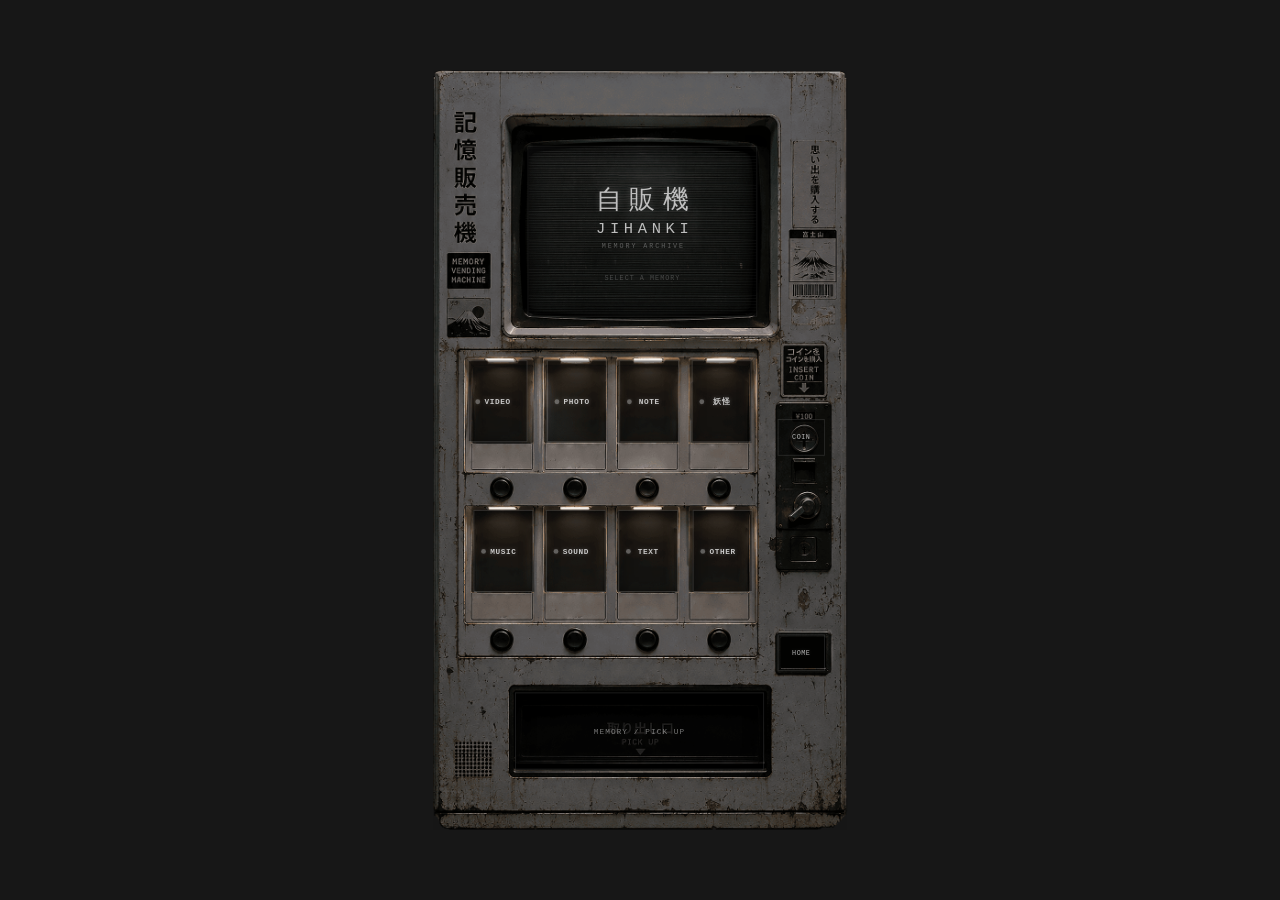
<file: index.html>
<!DOCTYPE html>
<html lang="en">

<head>
    <meta charset="UTF-8">

    <meta name="viewport" content="width=device-width, initial-scale=1.0,
               maximum-scale=1.0, user-scalable=no,
               viewport-fit=cover">

    <title>自販機 — JIHANKI</title>

    <style>
        /* =========================================================
   JIHANKI
   Master coordinate system: 429 × 932
   This is the Figma/iPhone Pro Max composition.

   IMPORTANT:
   The PNG itself starts at:
       x = 0
       y = 73
       width = 429
       height = 786

   ALL interactive coordinates below remain VIEWPORT
   coordinates, exactly as in Figma.
========================================================= */

        * {
            box-sizing: border-box;
            -webkit-tap-highlight-color: transparent;
        }

        html,
        body {
            width: 100%;
            height: 100%;
            margin: 0;
            padding: 0;
            overflow: hidden;
            background: #171717;
            font-family: "Courier New", monospace;
        }

        button {
            font: inherit;
        }

        #viewport {
            position: fixed;
            left: 50%;
            top: 50%;
            width: 429px;
            height: 932px;

            transform:
                translate(-50%, -50%) scale(var(--scale, 1));

            transform-origin: center center;
        }

        /* =========================================================
   MACHINE IMAGE
========================================================= */

        #jihanki {
            position: absolute;
            left: 0;
            top: 73px;
            width: 429px;
            height: 786px;
            z-index: 1;
        }

        #machine-image {
            display: block;
            width: 429px;
            height: 786px;
            user-select: none;
            pointer-events: none;
        }

        /* =========================================================
   SCREEN
   EXACT FIGMA COORDINATES
========================================================= */

        #screen {
            position: absolute;

            left: 98px;
            top: 151px;
            width: 238px;
            height: 177px;

            overflow: hidden;

            background: rgba(0, 0, 0, .30);

            border: 1px solid rgba(255, 255, 255, .08);

            box-shadow:
                inset 0 0 30px rgba(0, 0, 0, .82),
                0 0 10px rgba(0, 0, 0, .60);

            z-index: 20;
        }

        #screen::before {
            content: "";
            position: absolute;
            inset: 0;
            pointer-events: none;
            z-index: 30;

            background:
                repeating-linear-gradient(0deg,
                    transparent 0px,
                    transparent 2px,
                    rgba(255, 255, 255, .035) 3px);
        }

        #screen::after {
            content: "";
            position: absolute;
            inset: 0;
            pointer-events: none;
            z-index: 31;

            background:
                linear-gradient(110deg,
                    rgba(255, 255, 255, .035),
                    transparent 35%);
        }

        #screen-content {
            position: relative;
            width: 100%;
            height: 100%;
            z-index: 20;
            overflow: hidden;
            color: rgba(220, 220, 220, .84);
        }

        /* =========================================================
   START SCREEN
========================================================= */

        .boot {
            position: absolute;
            inset: 0;

            display: flex;
            flex-direction: column;
            justify-content: center;
            align-items: center;

            text-align: center;

            animation: boot-flicker 5s infinite;
        }

        .boot-japanese {
            font-family:
                "Yu Mincho",
                "Hiragino Mincho ProN",
                serif;

            font-size: 27px;
            letter-spacing: .28em;
            margin-left: .28em;

            text-shadow: 0 0 7px rgba(220, 220, 220, .18);
        }

        .boot-title {
            margin-top: 4px;
            font-size: 16px;
            letter-spacing: .30em;
            margin-left: .30em;
        }

        .boot-subtitle {
            margin-top: 5px;
            font-size: 7px;
            letter-spacing: .28em;
            margin-left: .28em;
            opacity: .42;
        }

        .boot-loading {
            margin-top: 25px;
            font-size: 7px;
            letter-spacing: .15em;
            opacity: .3;
            animation: loading-blink 1.6s infinite;
        }

        @keyframes boot-flicker {

            0%,
            90%,
            100% {
                opacity: 1;
            }

            91% {
                opacity: .72;
            }

            92% {
                opacity: 1;
            }

            95% {
                opacity: .88;
            }
        }

        @keyframes loading-blink {

            0%,
            40% {
                opacity: .12;
            }

            50% {
                opacity: .55;
            }

            60%,
            100% {
                opacity: .25;
            }
        }

        /* =========================================================
   PRODUCTS
   EXACT FIGMA COORDINATES
========================================================= */

        #products {
            position: absolute;
            inset: 0;
            width: 429px;
            height: 932px;
            z-index: 50;
            pointer-events: none;
        }

        .product {
            position: absolute;

            width: 62px;
            height: 85px;

            padding: 0;

            border: 1px solid rgba(255, 255, 255, .13);

            /* More visible than the previous version, but still
       transparent enough for the physical machine to show. */
            background: rgba(3, 3, 3, .34);

            color: rgba(235, 235, 235, .82);

            font-family: "Courier New", monospace;
            font-size: 8px;
            font-weight: 600;
            letter-spacing: .08em;

            cursor: pointer;
            pointer-events: auto;

            text-shadow: 0 0 5px rgba(255, 255, 255, .25);

            box-shadow:
                inset 0 0 13px rgba(0, 0, 0, .45),
                0 2px 5px rgba(0, 0, 0, .20);

            transition:
                background .15s ease,
                color .15s ease,
                box-shadow .15s ease,
                transform .08s ease;
        }

        .product::before {
            content: "";

            position: absolute;
            left: 7px;
            top: 50%;

            width: 5px;
            height: 5px;

            transform: translateY(-50%);

            border-radius: 50%;

            background: rgba(220, 220, 220, .38);

            box-shadow: 0 0 4px rgba(255, 255, 255, .12);
        }

        .product-label {
            position: absolute;
            left: 50%;
            top: 50%;

            transform: translate(-50%, -50%);

            white-space: nowrap;
        }

        .product:hover,
        .product:focus-visible,
        .product:active {
            background: rgba(0, 0, 0, .55);
            color: #fff;

            box-shadow:
                inset 0 0 13px rgba(0, 0, 0, .55),
                0 0 8px rgba(255, 255, 255, .10);
        }

        .product:hover::before,
        .product:focus-visible::before {
            background: rgba(255, 255, 255, .9);
            box-shadow: 0 0 7px rgba(255, 255, 255, .7);
        }

        .product:active {
            transform: scale(.95);
        }

        /* ROW 1 */
        #video {
            left: 36px;
            top: 373px;
        }

        #photo {
            left: 118px;
            top: 373px;
        }

        #note {
            left: 193px;
            top: 373px;
        }

        #yokai {
            left: 268px;
            top: 373px;
        }

        /* ROW 2 — your new Figma coordinates */
        #music {
            left: 42px;
            top: 528px;
        }

        #sound {
            left: 117px;
            top: 528px;
        }

        #text {
            left: 192px;
            top: 528px;
        }

        #other {
            left: 269px;
            top: 528px;
        }

        /* =========================================================
   SIDE CONTROLS
   EXACT FIGMA COORDINATES
========================================================= */

        #controls {
            position: absolute;
            inset: 0;
            width: 429px;
            height: 932px;
            z-index: 60;
            pointer-events: none;
        }

        .machine-control {
            position: absolute;

            padding: 0;

            border: 1px solid rgba(255, 255, 255, .12);

            background: rgba(3, 3, 3, .34);

            color: rgba(235, 235, 235, .75);

            font-family: "Courier New", monospace;
            font-size: 7px;
            letter-spacing: .08em;

            cursor: pointer;
            pointer-events: auto;

            text-shadow: 0 0 5px rgba(255, 255, 255, .18);

            transition:
                background .15s,
                color .15s,
                transform .08s;
        }

        .machine-control:hover,
        .machine-control:focus-visible {
            background: rgba(0, 0, 0, .52);
            color: #fff;
        }

        .machine-control:active {
            transform: scale(.94);
        }

        /* Coin */
        #coin-button {
            left: 357px;
            top: 434px;
            width: 49px;
            height: 38px;
        }

        /* Home */
        #home-button {
            left: 357px;
            top: 657px;
            width: 49px;
            height: 38px;
        }

        /* =========================================================
   MEMORY / PICK-UP
   EXACT FIGMA COORDINATES
========================================================= */

        #memory-button {
            position: absolute;

            left: 85px;
            top: 717px;

            width: 258px;
            height: 80px;

            z-index: 60;

            border: 1px solid rgba(255, 255, 255, .10);

            background: rgba(0, 0, 0, .58);

            color: rgba(220, 220, 220, .52);

            font-family: "Courier New", monospace;
            font-size: 8px;
            letter-spacing: .14em;

            cursor: pointer;

            box-shadow: inset 0 0 18px rgba(0, 0, 0, .75);

            transition:
                color .2s,
                background .2s;
        }

        #memory-button:hover,
        #memory-button:focus-visible {
            background: rgba(0, 0, 0, .72);
            color: rgba(255, 255, 255, .82);
        }

        #memory-button:active {
            transform: scale(.98);
        }

        /* =========================================================
   ARCHIVE INSIDE CRT
========================================================= */

        .archive {
            width: 100%;
            height: 100%;
            padding: 12px;
            overflow-y: auto;
            scrollbar-width: none;
        }

        .archive::-webkit-scrollbar {
            display: none;
        }

        .archive-header {
            display: flex;
            justify-content: space-between;

            margin-bottom: 10px;
            padding-bottom: 5px;

            border-bottom: 1px solid rgba(255, 255, 255, .10);
        }

        .archive-title {
            font-size: 9px;
            letter-spacing: .15em;
        }

        .archive-status {
            font-size: 7px;
            opacity: .40;
        }

        .archive-item {
            display: block;
            width: 100%;

            margin-bottom: 5px;
            padding: 7px;

            border: 1px solid rgba(255, 255, 255, .08);

            background: rgba(0, 0, 0, .30);

            color: rgba(220, 220, 220, .72);

            font-family: "Courier New", monospace;
            font-size: 8px;

            text-align: left;

            cursor: pointer;
        }

        .archive-item:hover {
            background: rgba(255, 255, 255, .06);
            color: #fff;
        }

        .archive-item small {
            display: block;
            margin-top: 3px;
            opacity: .40;
            font-size: 6px;
        }

        /* =========================================================
   ARTIFACT / MEMORY VIEW
========================================================= */

        #artifact {
            position: fixed;
            inset: 0;

            z-index: 1000;

            display: none;

            justify-content: center;
            align-items: center;

            background: rgba(0, 0, 0, .90);
        }

        #artifact.open {
            display: flex;
        }

        .artifact-window {
            position: relative;

            width: min(90vw, 720px);
            max-height: 88vh;

            overflow: auto;

            padding: 22px;

            background: #090909;
            color: #ddd;

            border: 1px solid rgba(255, 255, 255, .14);

            box-shadow:
                0 0 40px rgba(0, 0, 0, .9),
                inset 0 0 30px rgba(255, 255, 255, .025);
        }

        #artifact-close {
            position: sticky;
            top: 0;
            float: right;

            width: 30px;
            height: 30px;

            border: 1px solid rgba(255, 255, 255, .15);

            background: #111;
            color: #aaa;

            cursor: pointer;
        }

        #artifact-content {
            clear: both;
            padding-top: 12px;
        }

        .artifact-title {
            margin: 0 0 8px;
            font-size: 18px;
            letter-spacing: .12em;
        }

        .artifact-meta {
            margin-bottom: 18px;
            color: #777;
            font-size: 11px;
        }

        .artifact-text {
            white-space: pre-wrap;
            line-height: 1.65;
            font-size: 13px;
        }

        .artifact-media {
            display: block;
            max-width: 100%;
            max-height: 65vh;
            margin: 0 auto;
        }

        .artifact-audio {
            width: 100%;
        }

        .artifact-video {
            display: block;
            width: 100%;
            max-height: 70vh;
            background: #000;
        }

        /* =========================================================
   SMALLER PHONES
   The canvas itself is still 429×932.
   Only the scale changes.
========================================================= */

        @media (max-height: 700px) {
            .artifact-window {
                max-height: 84vh;
            }
        }

        @media (max-width: 380px) {
            #screen {
                /* no geometry change — viewport scaling handles it */
            }
        }
    </style>
</head>

<body>

    <div id="viewport">

        <!-- Physical machine -->
        <div id="jihanki">
            <img id="machine-image" src="assets/jihanki.png" alt="JIHANKI memory vending machine" draggable="false">
        </div>

        <!-- CRT -->
        <div id="screen">
            <div id="screen-content">
                <div class="boot">
                    <div class="boot-japanese">自販機</div>
                    <div class="boot-title">JIHANKI</div>
                    <div class="boot-subtitle">MEMORY ARCHIVE</div>
                    <div class="boot-loading">SELECT A MEMORY</div>
                </div>
            </div>
        </div>

        <!-- Eight archive slots -->
        <div id="products">

            <button class="product" id="video" data-category="video">
                <span class="product-label">VIDEO</span>
            </button>

            <button class="product" id="photo" data-category="photo">
                <span class="product-label">PHOTO</span>
            </button>

            <button class="product" id="note" data-category="note">
                <span class="product-label">NOTE</span>
            </button>

            <button class="product" id="yokai" data-category="yokai">
                <span class="product-label">妖怪</span>
            </button>

            <button class="product" id="music" data-category="music">
                <span class="product-label">MUSIC</span>
            </button>

            <button class="product" id="sound" data-category="sound">
                <span class="product-label">SOUND</span>
            </button>

            <button class="product" id="text" data-category="text">
                <span class="product-label">TEXT</span>
            </button>

            <button class="product" id="other" data-category="other">
                <span class="product-label">OTHER</span>
            </button>

        </div>

        <!-- Coin / Home -->
        <div id="controls">

            <button id="coin-button" class="machine-control" type="button" aria-label="Insert coin">
                COIN
            </button>

            <button id="home-button" class="machine-control" type="button" aria-label="Home">
                HOME
            </button>

        </div>

        <!-- Pick-up slot -->
        <button id="memory-button" type="button">
            MEMORY / PICK UP
        </button>

    </div>

    <!-- Large artifact viewer -->
    <div id="artifact" aria-hidden="true">
        <div class="artifact-window">

            <button id="artifact-close" type="button" aria-label="Close">
                ×
            </button>

            <div id="artifact-content"></div>

        </div>
    </div>

    <script>
        /* =========================================================
           RESPONSIVE CANVAS
           Keeps the 429 × 932 composition intact on every screen.
        ========================================================= */

        function resizeJihanki() {
            const scaleX = window.innerWidth / 429;
            const scaleY = window.innerHeight / 932;

            const scale = Math.min(scaleX, scaleY);

            document.documentElement.style.setProperty(
                "--scale",
                scale
            );
        }

        window.addEventListener("resize", resizeJihanki);
        window.addEventListener("orientationchange", resizeJihanki);
        resizeJihanki();


        /* =========================================================
           ARCHIVE DATA
           We first try data/archive.js if the existing project has it.
           The fallback keeps the HTML usable by itself.
        ========================================================= */

        const FALLBACK_ARCHIVE = [
            {
                id: "video-01",
                title: "Documentation of Julia Baranyuk",
                category: "video",
                type: "video",
                file: "media/video/eli.mp4",
                date: "2026-07-22"
            },
            {
                id: "yokai-01",
                title: "富士山六大妖怪",
                category: "yokai",
                type: "text",
                file: "documents/yokai/fuji-six-yokai.md",
                date: "2026-08-01"
            },
            {
                id: "music-01",
                title: "Moonlit Koto Curse",
                category: "music",
                type: "audio",
                file: "media/music/Moonlit Koto Curse.mp3",
                date: "2026-08-01"
            },
            {
                id: "sound-01",
                title: "Field Recording",
                category: "sound",
                type: "audio",
                file: "media/sound/hellyea.wav",
                date: "2026-07-22"
            },
            {
                id: "photo-01",
                title: "JIHANKI / Cover",
                category: "photo",
                type: "image",
                file: "media/photo/cover1.png",
                date: "2026-07-22"
            },
            {
                id: "note-01",
                title: "FIRST JIHANKI",
                category: "note",
                type: "text",
                file: "documents/notes/first-jihanki.md",
                date: "2026-07-22"
            },
            {
                id: "note-02",
                title: "ARCHIVE ROTATION",
                category: "note",
                type: "text",
                file: "documents/notes/archive-rotation.md",
                date: "2026-07-23"
            },
            {
                id: "note-03",
                title: "EXPEDITION 2026-07-22",
                category: "note",
                type: "text",
                file: "documents/notes/expedition-2026-07-22.md",
                date: "2026-07-22"
            }
        ];

        let archive = FALLBACK_ARCHIVE;


        /* =========================================================
           OPTIONAL data/archive.js SUPPORT
        
           If archive.js defines:
               window.JIHANKI_ARCHIVE
           or:
               window.archive
           the site will use it.
        
           This means the HTML remains compatible with the archive
           structure we have been building.
        ========================================================= */

        (function loadArchiveData() {
            const script = document.createElement("script");

            script.src = "data/archive.js";

            script.onload = function () {
                if (Array.isArray(window.JIHANKI_ARCHIVE)) {
                    archive = window.JIHANKI_ARCHIVE;
                } else if (Array.isArray(window.archive)) {
                    archive = window.archive;
                }
            };

            script.onerror = function () {
                /* Fallback data remains active. */
            };

            document.head.appendChild(script);
        })();


        /* =========================================================
           HELPERS
        ========================================================= */

        const screenContent = document.getElementById("screen-content");
        const artifact = document.getElementById("artifact");
        const artifactContent = document.getElementById("artifact-content");


        function categoryItems(category) {
            return archive.filter(item => {
                const c = String(item.category || item.type || "").toLowerCase();

                if (category === "note") {
                    return c === "note" || c === "notes";
                }

                if (category === "yokai") {
                    return c === "yokai" || c === "妖怪";
                }

                if (category === "text") {
                    return c === "text" || c === "document";
                }

                if (category === "other") {
                    return ![
                        "video", "photo", "image",
                        "note", "notes",
                        "yokai", "妖怪",
                        "music", "audio",
                        "sound",
                        "text", "document"
                    ].includes(c);
                }

                return c === category;
            });
        }


        function showHome() {
            screenContent.innerHTML = `
        <div class="boot">
            <div class="boot-japanese">自販機</div>
            <div class="boot-title">JIHANKI</div>
            <div class="boot-subtitle">MEMORY ARCHIVE</div>
            <div class="boot-loading">SELECT A MEMORY</div>
        </div>
    `;
        }


        function showCategory(category) {
            const items = categoryItems(category);

            const title =
                category === "yokai"
                    ? "妖怪"
                    : category.toUpperCase();

            screenContent.innerHTML = `
        <div class="archive">
            <div class="archive-header">
                <span class="archive-title">${escapeHTML(title)}</span>
                <span class="archive-status">${items.length} ITEMS</span>
            </div>

            ${items.length
                    ? items.map((item, index) => `
                    <button
                        class="archive-item"
                        data-index="${archive.indexOf(item)}"
                        type="button">

                        ${String(index + 1).padStart(2, "0")}
                        &nbsp;&nbsp;
                        ${escapeHTML(item.title || "UNTITLED")}

                        ${item.date
                            ? `<small>${escapeHTML(item.date)}</small>`
                            : ""
                        }

                    </button>
                `).join("")
                    : `
                    <div class="archive-item">
                        NO MEMORY RECORDED
                    </div>
                `
                }
        </div>
    `;

            screenContent
                .querySelectorAll(".archive-item[data-index]")
                .forEach(button => {
                    button.addEventListener("click", () => {
                        const item = archive[
                            Number(button.dataset.index)
                        ];

                        openItem(item);
                    });
                });
        }


        function escapeHTML(value) {
            return String(value)
                .replaceAll("&", "&amp;")
                .replaceAll("<", "&lt;")
                .replaceAll(">", "&gt;")
                .replaceAll('"', "&quot;")
                .replaceAll("'", "&#039;");
        }


        /* =========================================================
           OPEN MEMORY
        ========================================================= */

        async function openItem(item) {
            if (!item) return;

            const title = escapeHTML(item.title || "UNTITLED");
            const date = escapeHTML(item.date || "");
            const type = String(item.type || item.category || "")
                .toLowerCase();

            artifactContent.innerHTML = `
        <h1 class="artifact-title">${title}</h1>
        <div class="artifact-meta">
            ${date}${date && type ? " / " : ""}${escapeHTML(type)}
        </div>
        <div id="artifact-body">LOADING MEMORY...</div>
    `;

            artifact.classList.add("open");
            artifact.setAttribute("aria-hidden", "false");

            const body = document.getElementById("artifact-body");
            const file = item.file || item.path;

            if (!file) {
                body.textContent = item.text || "NO DATA";
                return;
            }

            const extension =
                file.split("?")[0]
                    .split(".")
                    .pop()
                    .toLowerCase();

            /* Image */
            if (
                type === "image" ||
                type === "photo" ||
                ["png", "jpg", "jpeg", "webp", "gif"].includes(extension)
            ) {
                body.innerHTML = `
            <img
                class="artifact-media"
                src="${escapeHTML(file)}"
                alt="${title}">
        `;
                return;
            }

            /* Audio */
            if (
                type === "audio" ||
                type === "music" ||
                type === "sound" ||
                ["mp3", "wav", "ogg", "m4a", "flac"].includes(extension)
            ) {
                body.innerHTML = `
            <audio
                class="artifact-audio"
                controls
                autoplay
                src="${escapeHTML(file)}">
            </audio>
        `;
                return;
            }

            /* Video */
            if (
                type === "video" ||
                ["mp4", "webm", "mov"].includes(extension)
            ) {
                body.innerHTML = `
            <video
                class="artifact-video"
                controls
                autoplay
                playsinline
                src="${escapeHTML(file)}">
            </video>
        `;
                return;
            }

            /* Text / Markdown / HTML */
            try {
                const response = await fetch(file);

                if (!response.ok) {
                    throw new Error("Could not load file");
                }

                const text = await response.text();

                body.innerHTML = `
            <div class="artifact-text">
                ${escapeHTML(text)}
            </div>
        `;
            } catch (error) {
                body.textContent =
                    item.text ||
                    "MEMORY COULD NOT BE READ.";
            }
        }


        /* =========================================================
           PRODUCT BUTTONS
        ========================================================= */

        document
            .querySelectorAll(".product")
            .forEach(button => {

                button.addEventListener("click", () => {

                    const category =
                        button.dataset.category;

                    showCategory(category);
                });

            });


        /* =========================================================
           COIN
        ========================================================= */

        document
            .getElementById("coin-button")
            .addEventListener("click", () => {

                screenContent.innerHTML = `
            <div class="boot">
                <div class="boot-title">COIN ACCEPTED</div>
                <div class="boot-subtitle">
                    MEMORY ACCESS ENABLED
                </div>
                <div class="boot-loading">
                    SELECT A MEMORY
                </div>
            </div>
        `;

            });


        /* =========================================================
           HOME
        ========================================================= */

        document
            .getElementById("home-button")
            .addEventListener("click", showHome);


        /* =========================================================
           PICK-UP
        ========================================================= */

        document
            .getElementById("memory-button")
            .addEventListener("click", () => {

                const latest =
                    archive[archive.length - 1];

                if (latest) {
                    openItem(latest);
                } else {
                    showHome();
                }

            });


        /* =========================================================
           CLOSE ARTIFACT
        ========================================================= */

        document
            .getElementById("artifact-close")
            .addEventListener("click", closeArtifact);

        artifact.addEventListener("click", event => {
            if (event.target === artifact) {
                closeArtifact();
            }
        });

        function closeArtifact() {
            artifact.classList.remove("open");
            artifact.setAttribute("aria-hidden", "true");

            const media =
                artifactContent.querySelectorAll("audio, video");

            media.forEach(element => {
                try {
                    element.pause();
                } catch (_) { }
            });
        }


        /* ESC / BACK */
        document.addEventListener("keydown", event => {

            if (event.key === "Escape") {
                closeArtifact();
                showHome();
            }

        });


        /* Android/browser back button */
        window.addEventListener("popstate", () => {
            closeArtifact();
            showHome();
        });
    </script>

</body>

</html>
</file>
